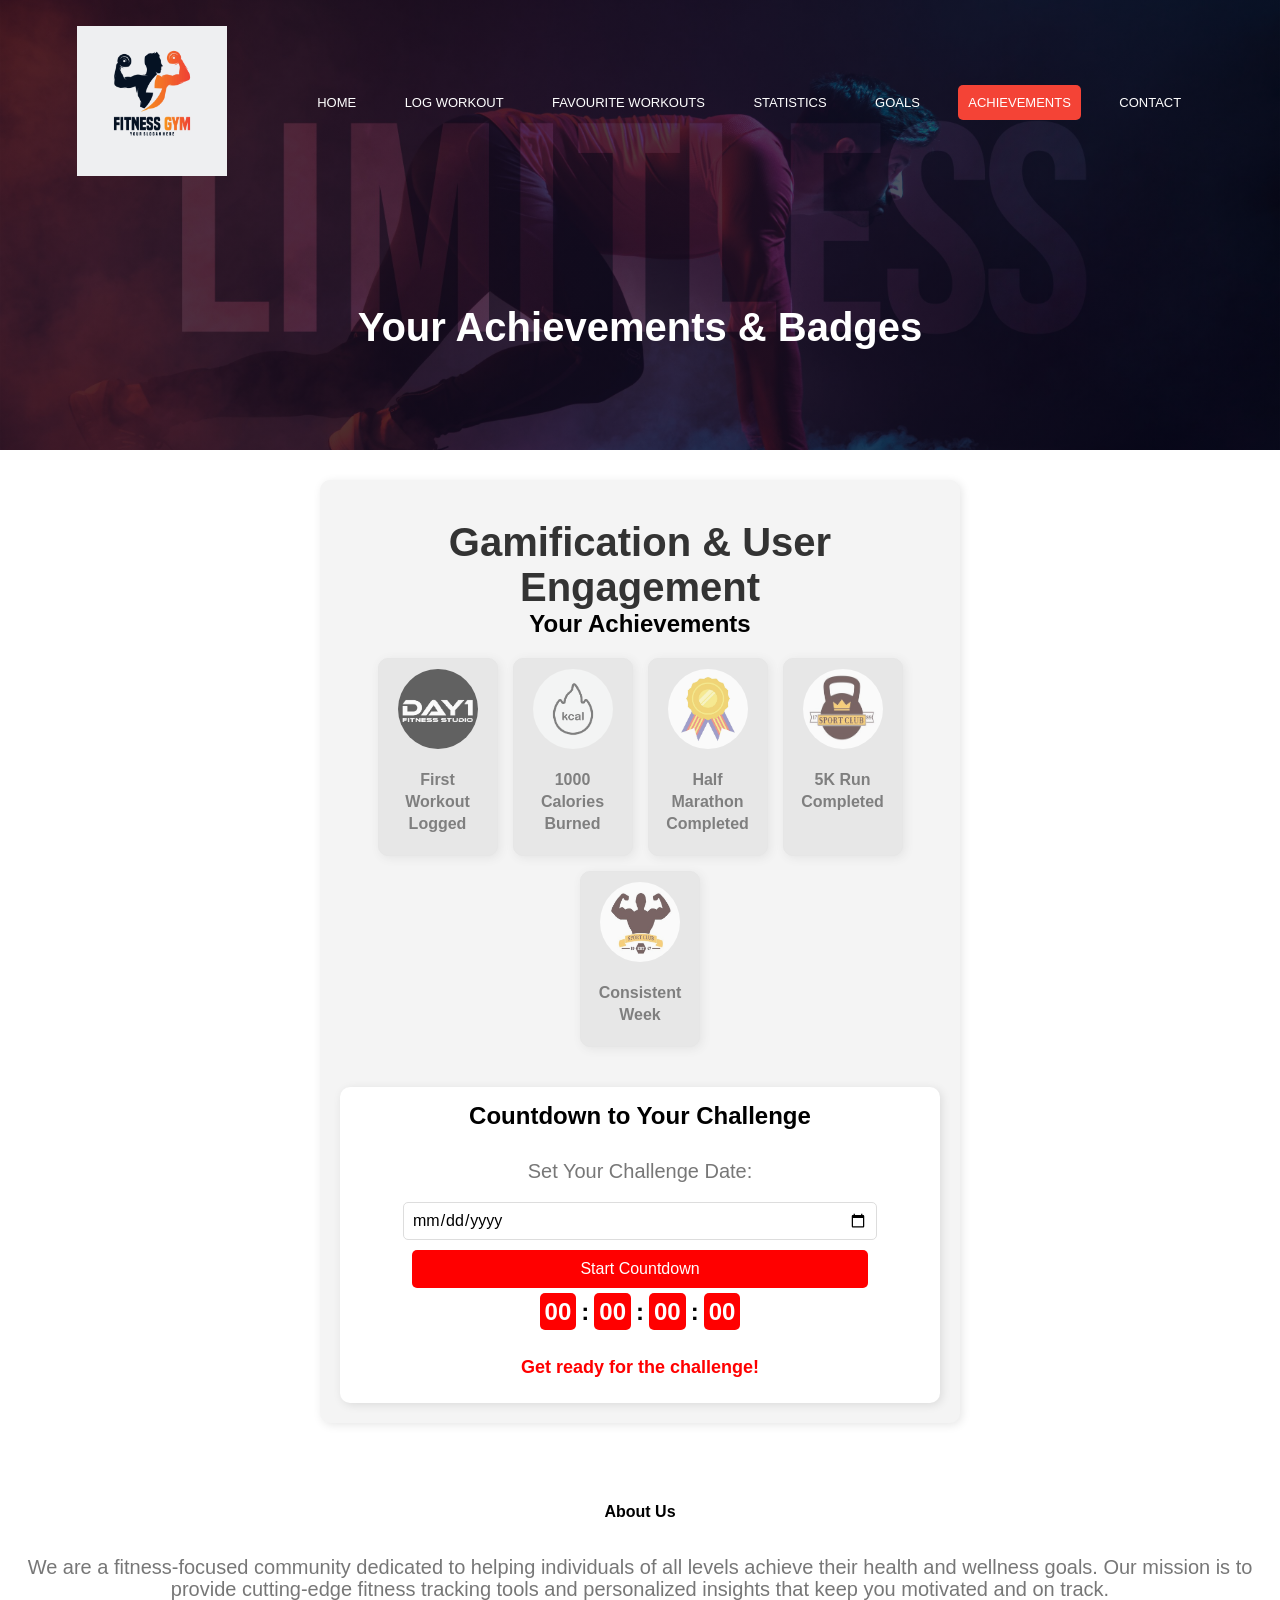
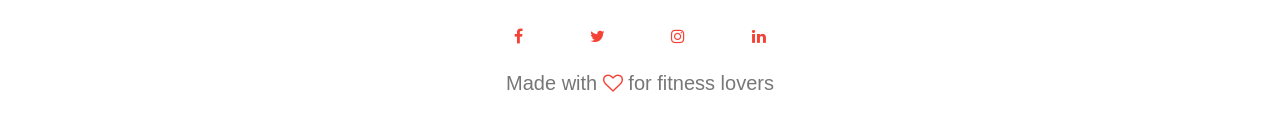
<file: achievements.html>
<!DOCTYPE html>
<html lang="en">
<head>
    <meta charset="UTF-8">
    <meta name="viewport" content="width=device-width, initial-scale=1.0">
    <title>Smart Fitness Tracker Web App - Achievements</title>
    <link rel="stylesheet" href="style.css">
    <link rel="stylesheet" href="https://cdnjs.cloudflare.com/ajax/libs/font-awesome/4.7.0/css/font-awesome.min.css">
</head>
<body>
        <!-- Navigation Bar -->
    <section class="sub-header">
        <nav>
            <a href="index.html"><img src="Images/logo.jpg" alt="Fitness Logo"></a>
            <div class="nav-links" id="navLinks">
                                <!-- Close Menu Icon -->
                <i class="fa fa-close" onclick="hideMenu()"></i>
                <ul>
                    <li><a href="index.html">HOME</a></li>
                    <li><a href="log.html">LOG WORKOUT</a></li>
                    <li><a href="favourite.html">FAVOURITE WORKOUTS</a></li>
                    <li><a href="statistics.html">STATISTICS</a></li>
                    <li><a href="goals.html">GOALS</a></li>
                    <li><a href="achievements.html" class="active">ACHIEVEMENTS</a></li>
                    <li><a href="contact.html">CONTACT</a></li>
                </ul>
            </div>
                        <!-- Mobile Menu Icon -->
            <i class="fa fa-navicon" onclick="showMenu()"></i>
        </nav>
        <h1>Your Achievements & Badges</h1>
    </section>

    <div class="containerachieve">
        <h1 class="h1achieve">Gamification & User Engagement</h1>

        <!-- Achievements Section -->
        <div class="achievements">
            <h2>Your Achievements</h2>
            <div class="badge-container" id="badgeContainer">
                <div class="badge" data-achievement="First Workout Logged">
                    <img src="Images/day1.png" alt="First Workout">
                    <p>First Workout Logged</p>
                </div>
                <div class="badge" data-achievement="1000 Calories Burned">
                    <img src="Images/calories.jpg" alt="1000 Calories Burned">
                    <p>1000 Calories Burned</p>
                </div>
                <div class="badge" data-achievement="Half Marathon Completed">
                    <img src="Images/medal.jpg" alt="Half Marathon Completed">
                    <p>Half Marathon Completed</p>
                </div>
                <div class="badge" data-achievement="5K Run Completed">
                    <img src="Images/badge-2.jpg" alt="5K Run Completed">
                    <p>5K Run Completed</p>
                </div>
                <div class="badge" data-achievement="Consistent Week">
                    <img src="Images/badge-3.jpg" alt="Consistent Week">
                    <p>Consistent Week</p>
                </div>
            </div>
        </div>

        <!-- Countdown Timer for Challenges -->
        <div class="countdown-timer">
            <h2>Countdown to Your Challenge</h2>
            <p id="timerTitle">Set Your Challenge Date:</p>
            <input type="date" id="challengeDate">
            <button onclick="setChallenge()">Start Countdown</button>
            <div class="timer">
                <span id="days">00</span>:<span id="hours">00</span>:<span id="minutes">00</span>:<span id="seconds">00</span>
            </div>
            <p id="timerMessage">Get ready for the challenge!</p>
        </div>
    </div>

        <!-- Footer Section -->
    <section class="footer">
        <h4>About Us</h4>
        <p>We are a fitness-focused community dedicated to helping individuals of all levels achieve their 
        health and wellness goals. Our mission is to provide cutting-edge fitness tracking tools and personalized 
        insights that keep you motivated and on track.</p>
        <div class="icons">
            <i class="fa fa-facebook"></i>
            <i class="fa fa-twitter"></i>
            <i class="fa fa-instagram"></i>
            <i class="fa fa-linkedin"></i>
        </div>
        <p>Made with <i class="fa fa-heart-o"></i> for fitness lovers</p>
    </section>
    <!-- JavaScript File for Achievements Functionality -->
    <script src="achievements.js"></script>
</body>
</html>
</file>
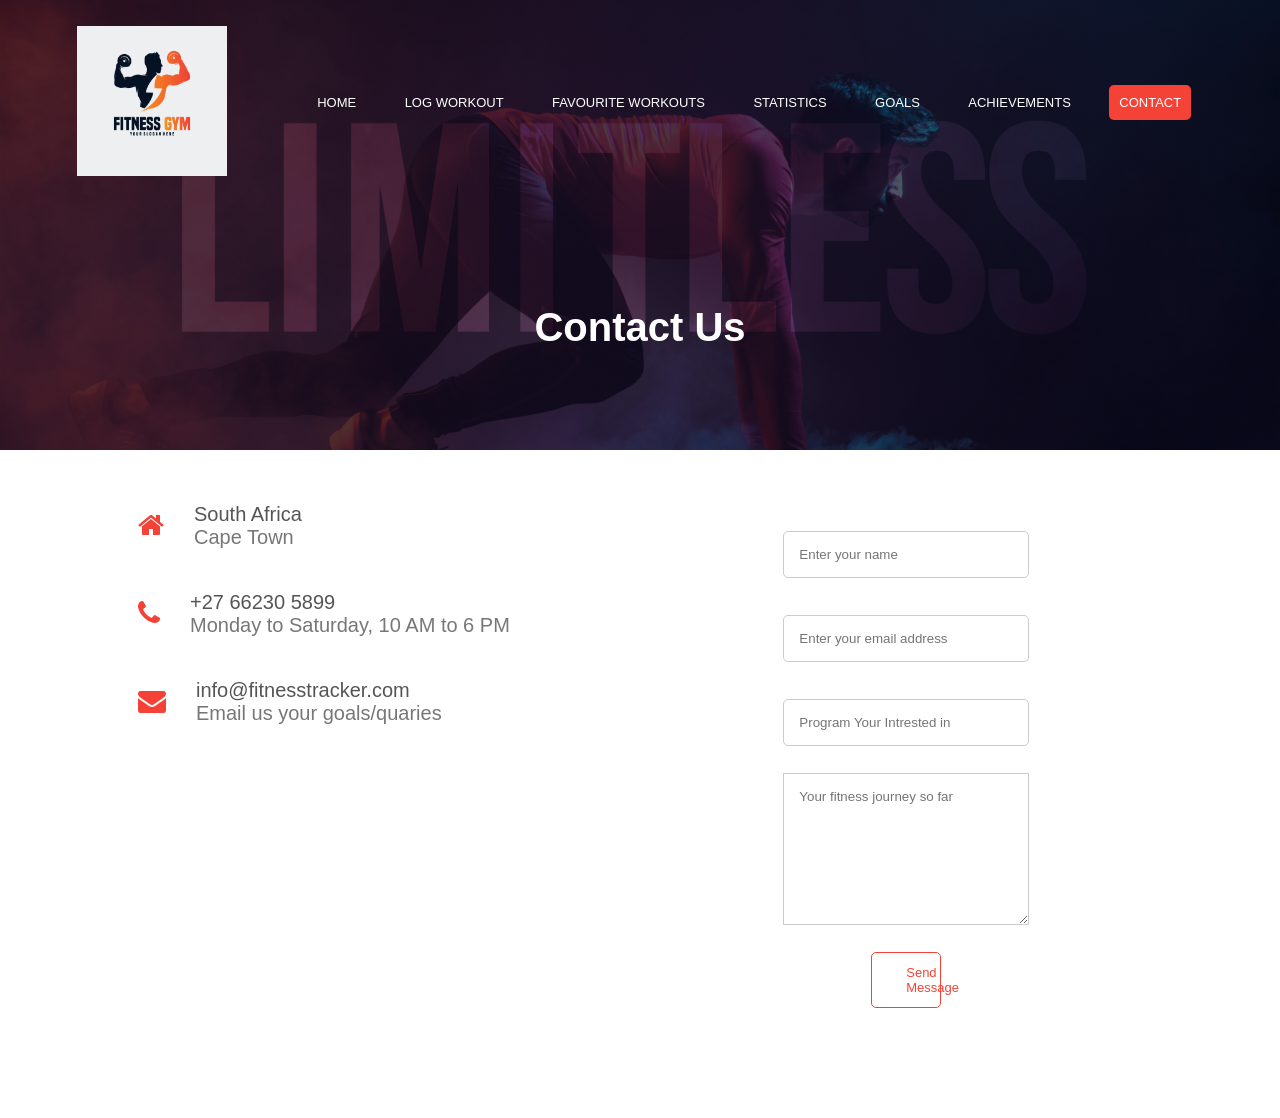
<file: contact.html>
<!DOCTYPE html>
<html lang="en">
<head>
    <meta charset="UTF-8">
    <meta name="viewport" content="width=device-width, initial-scale=1.0">
    <title>Smart Fitness Tracker Web App</title>
    <link rel="stylesheet" href="style.css">
    <link rel="stylesheet" href="https://cdnjs.cloudflare.com/ajax/libs/font-awesome/4.7.0/css/font-awesome.min.css">
</head>
<body>
        <!-- Navigation Section -->
    <section class="sub-header">
        
        <nav>
            <a href="index.html"><img src="Images/logo.jpg" alt="Fitness Logo"></a>
            <div class="nav-links" id="navLinks">
                                <!-- Close Menu Icon -->
                <i class="fa fa-close" onclick="hideMenu()"></i>
                <ul>
                    <li><a href="index.html">HOME</a></li>
                    <li><a href="log.html">LOG WORKOUT</a></li>
                    <li><a href="favourite.html">FAVOURITE WORKOUTS</a></li>
                    <li><a href="statistics.html">STATISTICS</a></li>
                    <li><a href="goals.html">GOALS</a></li>
                    <li><a href="achievements.html">ACHIEVEMENTS</a></li>
                    <li><a href="contact.html" class="active">CONTACT</a></li>
                </ul>
            </div>
                        <!-- Mobile Menu Icon -->
            <i class="fa fa-navicon" onclick="showMenu()"></i>
        </nav>
        <h1>Contact Us</h1>
    </section>

    <!-- Contact Information Section -->
    <section class="contact-us">
        <div class="row">
            <!-- Contact Details -->
            <div class="contact-col">
                <div class="contact-info">
                    <i class="fa fa-home"></i>
                    <span>
                        <h5>South Africa</h5>
                        <p>Cape Town</p>
                    </span>
                </div>
                <div class="contact-info">
                    <i class="fa fa-phone"></i>
                    <span>
                        <h5>+27 66230 5899</h5>
                        <p>Monday to Saturday, 10 AM to 6 PM</p>
                    </span>
                </div>
                <div class="contact-info">
                    <i class="fa fa-envelope"></i>
                    <span>
                        <h5>info@fitnesstracker.com</h5>
                        <p>Email us your goals/quaries</p>
                    </span>
                </div>
            </div>
            <!-- Contact Form -->
            <div class="contact-col">
                <form action="">
                    <input type="text" placeholder="Enter your name" required>
                    <input type="email" placeholder="Enter your email address" required>
                    <input type="text" placeholder="Program Your Intrested in" required>
                    <textarea rows="8" placeholder="Your fitness journey so far" required></textarea>
                    <button type="submit" class="hero-btn red-btn">Send Message</button>
                </form>
            </div>
        </div>
    </section>

    <section class="footer">
        <h
</file>
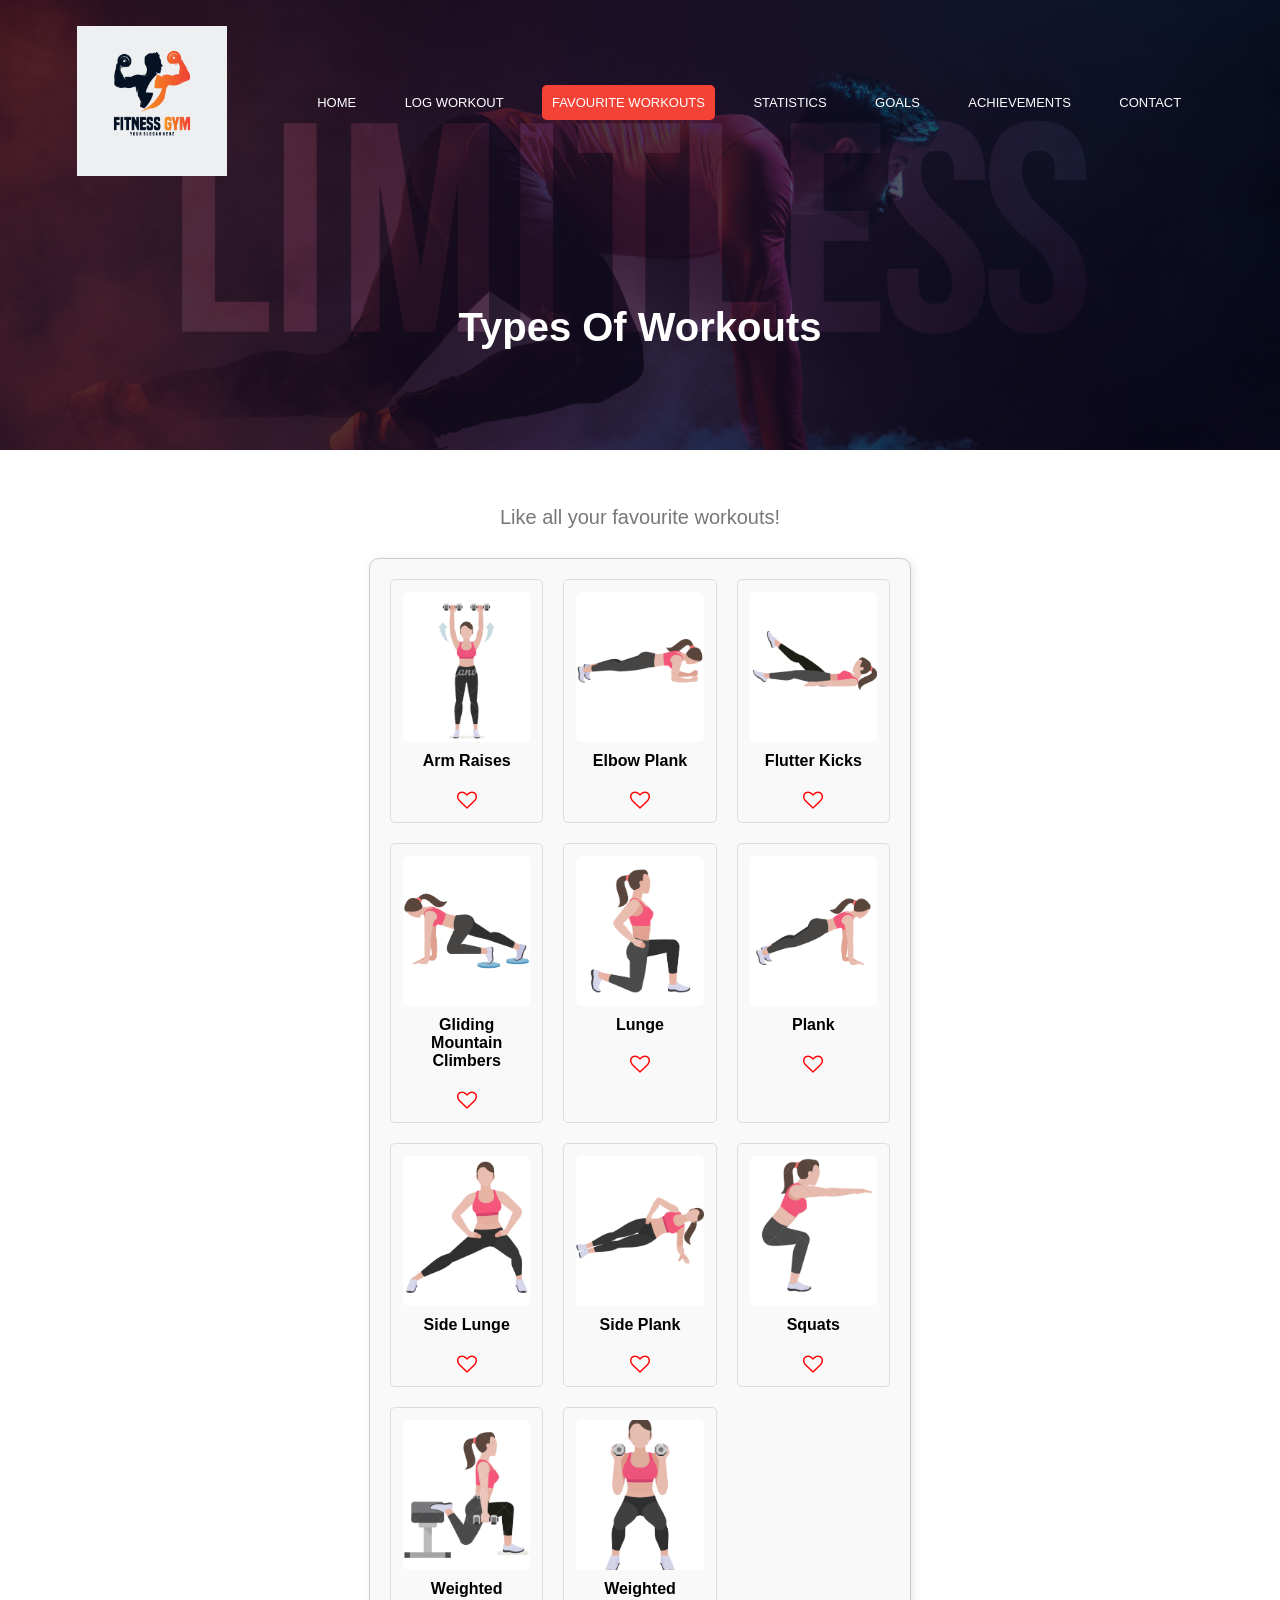
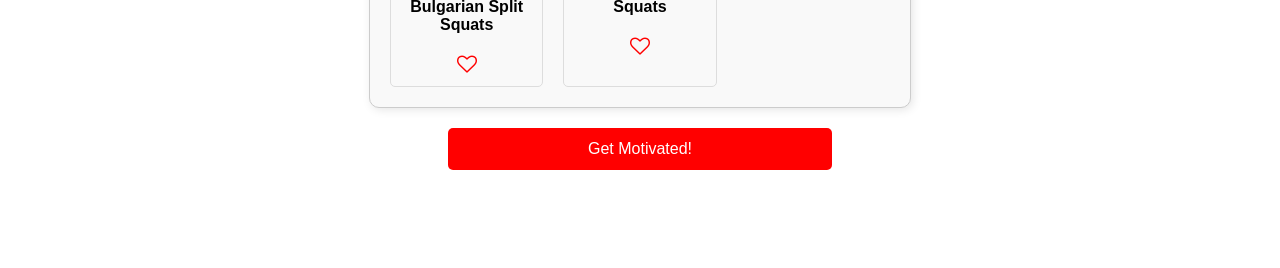
<file: favourite.html>
<!DOCTYPE html>
<html lang="en">
<head>
    <meta charset="UTF-8">
    <meta name="viewport" content="width=device-width, initial-scale=1.0">
    <title>Smart Fitness Tracker Web App</title>
    <link rel="stylesheet" href="style.css">
    <link rel="stylesheet" href="https://cdnjs.cloudflare.com/ajax/libs/font-awesome/4.7.0/css/font-awesome.min.css">
</head>
<body>
            <!-- Navigation Section -->
    <section class="sub-header">
        <nav>
            <a href="index.html"><img src="Images/logo.jpg" alt="Fitness Logo"></a>
            <div class="nav-links" id="navLinks">
                                <!-- Close Menu Icon -->
                <i class="fa fa-close" onclick="hideMenu()"></i>
                <ul>
                    <li><a href="index.html">HOME</a></li>
                    <li><a href="log.html">LOG WORKOUT</a></li>
                    <li><a href="favourite.html" class="active">FAVOURITE WORKOUTS</a></li>
                    <li><a href="statistics.html">STATISTICS</a></li>
                    <li><a href="goals.html">GOALS</a></li>
                    <li><a href="achievements.html">ACHIEVEMENTS</a></li>
                    <li><a href="contact.html">CONTACT</a></li>
                </ul>
            </div>
            <!-- Mobile Menu Icon -->
            <i class="fa fa-navicon" onclick="showMenu()"></i>
        </nav>
        <h1>Types Of Workouts</h1>
    </section>
        <!-- Favourite Workouts Section -->
        <section class="workout-type">
            <p>Like all your favourite workouts!</p>
          <!-- Container for dynamically added workout items -->
            <div class="workout-list" id="workoutList">
            </div>
                    <!-- Motivation Button and Message -->
            <button id="motivationButton">Get Motivated!</button>
            <p id="motivationMessage"></p>
        </section>
    
            <!-- Link to JavaScript file for functionality -->
    <script src="favourite.js"></script>
</body>
</html>
</file>
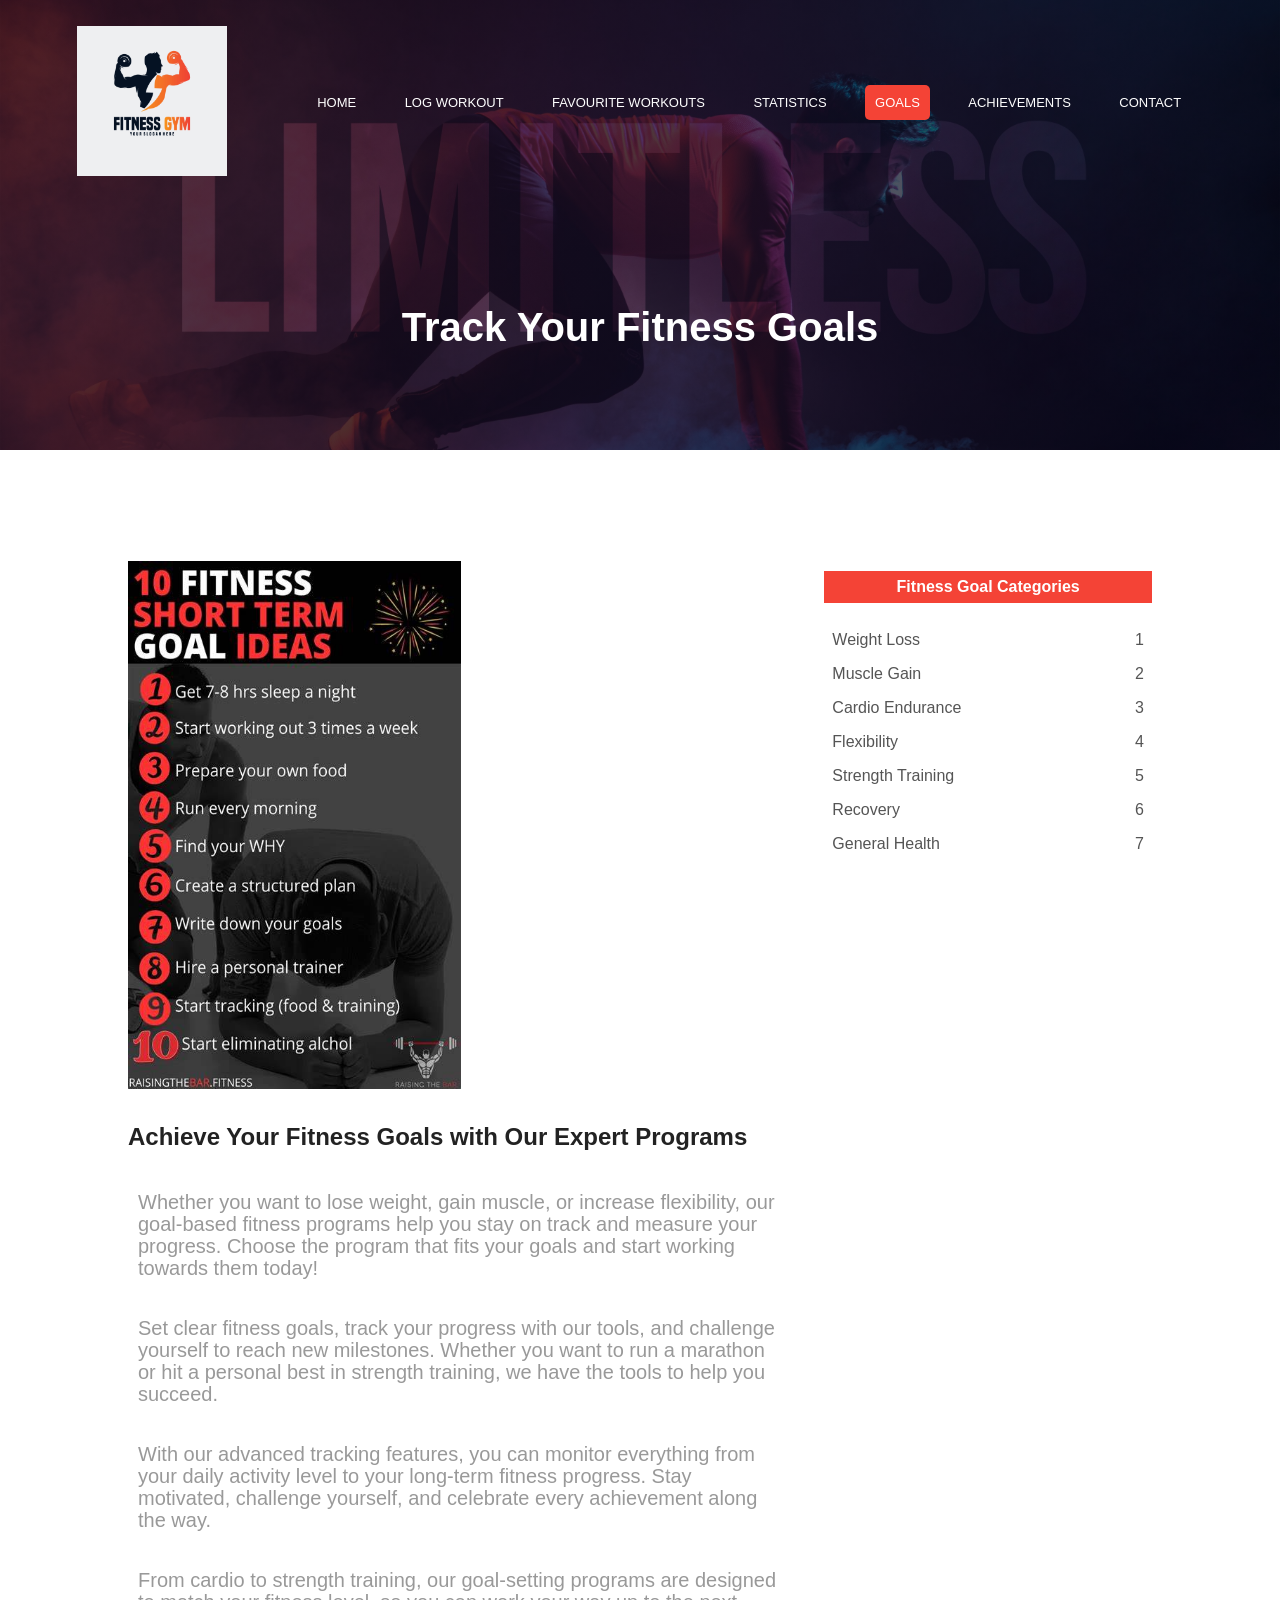
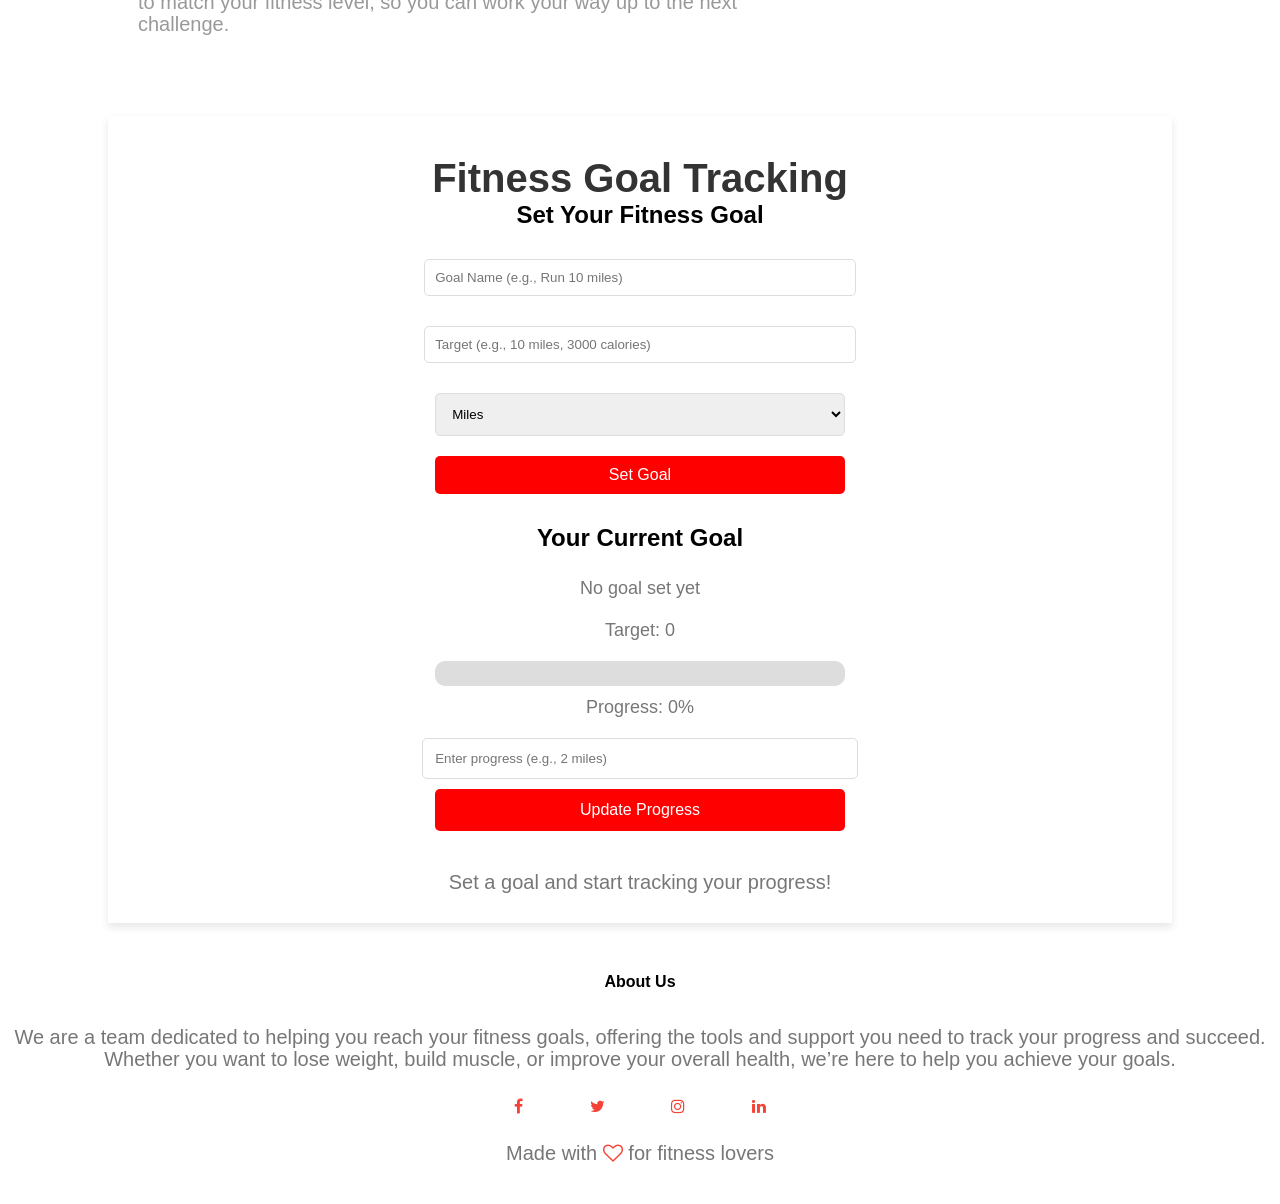
<file: goals.html>
<!DOCTYPE html>
<html lang="en">
<head>
    <meta charset="UTF-8">
    <meta name="viewport" content="width=device-width, initial-scale=1.0">
    <title>Smart Fitness Tracker Web App - Fitness Goals</title>
    <link rel="stylesheet" href="style.css">
    <link rel="stylesheet" href="https://cdnjs.cloudflare.com/ajax/libs/font-awesome/4.7.0/css/font-awesome.min.css">
</head>
<body>
    <section class="sub-header">
        <nav>
            <a href="index.html"><img src="Images/logo.jpg" alt="Fitness Logo"></a>
            <div class="nav-links" id="navLinks">
                <!-- Close menu button for mobile navigation -->
                <i class="fa fa-close" onclick="hideMenu()"></i>
                <ul>
                    <li><a href="index.html">HOME</a></li>
                    <li><a href="log.html">LOG WORKOUT</a></li>
                    <li><a href="favourite.html">FAVOURITE WORKOUTS</a></li>
                    <li><a href="statistics.html">STATISTICS</a></li>
                    <li><a href="goals.html" class="active">GOALS</a></li>
                    <li><a href="achievements.html">ACHIEVEMENTS</a></li>
                    <li><a href="contact.html">CONTACT</a></li>
                </ul>
            </div>
            <!-- Menu icon for mobile view -->
            <i class="fa fa-navicon" onclick="showMenu()"></i>
        </nav>
        <h1>Track Your Fitness Goals</h1>
    </section>
    
    <section class="blog-content">
        <div class="row">
            <div class="blog-left">
                <img src="Images/fitnessgoal.jpg" alt="">
                <h2>Achieve Your Fitness Goals with Our Expert Programs</h2>
                <p>Whether you want to lose weight, gain muscle, or increase flexibility, our goal-based fitness programs help you stay on track and measure your progress. Choose the program that fits your goals and start working towards them today!</p>
                <br>
                <p>Set clear fitness goals, track your progress with our tools, and challenge yourself to reach new milestones. Whether you want to run a marathon or hit a personal best in strength training, we have the tools to help you succeed.</p>
                <br>
                <p>With our advanced tracking features, you can monitor everything from your daily activity level to your long-term fitness progress. Stay motivated, challenge yourself, and celebrate every achievement along the way.</p>
                <br>
                <p>From cardio to strength training, our goal-setting programs are designed to match your fitness level, so you can work your way up to the next challenge.</p>
            </div>
            <div class="blog-right">
                <h3>Fitness Goal Categories</h3><!-- List of goal categories -->
                <div><span>Weight Loss</span><span>1</span></div>
                <div><span>Muscle Gain</span><span>2</span></div>
                <div><span>Cardio Endurance</span><span>3</span></div>
                <div><span>Flexibility</span><span>4</span></div>
                <div><span>Strength Training</span><span>5</span></div>
                <div><span>Recovery</span><span>6</span></div>
                <div><span>General Health</span><span>7</span></div>
            </div>
        </div>
    </section>

    <div class="containergoal">
        <h1 class="h1goal">Fitness Goal Tracking</h1>

        <div class="goal-setting">
            <h2>Set Your Fitness Goal</h2>
            <form id="goalForm">
                <input type="text" id="goalName" placeholder="Goal Name (e.g., Run 10 miles)" required>
                <input type="number" id="goalTarget" placeholder="Target (e.g., 10 miles, 3000 calories)" required>
                <!-- Dropdown for goal unit -->
                <select id="goalUnit">
                    <option value="miles">Miles</option>
                    <option value="calories">Calories</option>
                </select>
                <button type="submit">Set Goal</button>
            </form>
        </div>

        <div class="goal-progress">
            <h2>Your Current Goal</h2> <!-- Displays current goal details -->
            <div class="goal-info">
                <p id="goalDisplayName">No goal set yet</p><!-- Shows current goal name -->
                <p id="goalDisplayTarget">Target: 0</p> <!-- Shows target amount -->
                <div class="progress-bar-container"> 
                    <div id="progress" class="progress"></div><!-- Progress bar -->
                </div>
                <p id="goalProgressText">Progress: 0%</p><!-- Shows progress percentage -->
            </div>

            
            <div class="progress-update">
                <input type="number" id="progressInput" placeholder="Enter progress (e.g., 2 miles)">
                <button onclick="updateProgress()">Update Progress</button>
            </div>
        </div>

        <div class="motivational-message">
            <p id="message">Keep going, you're doing great!</p><!-- Encouraging message -->
        </div>
    </div>
<!-- Footer -->
    <section class="footer">
        <!-- About us section -->
        <h4>About Us</h4>
        <p>We are a team dedicated to helping you reach your fitness goals, offering the tools and support you need to track your progress and succeed. Whether you want to lose weight, build muscle, or improve your overall health, we’re here to help you achieve your goals.</p>
        <div class="icons">
            <i class="fa fa-facebook"></i>
            <i class="fa fa-twitter"></i>
            <i class="fa fa-instagram"></i>
            <i class="fa fa-linkedin"></i>
        </div>
        <p>Made with <i class="fa fa-heart-o"></i> for fitness lovers</p>
    </section>
<!-- Link to JavaScript file -->
    <script src="goal.js"></script>
</body>
</html>
</file>
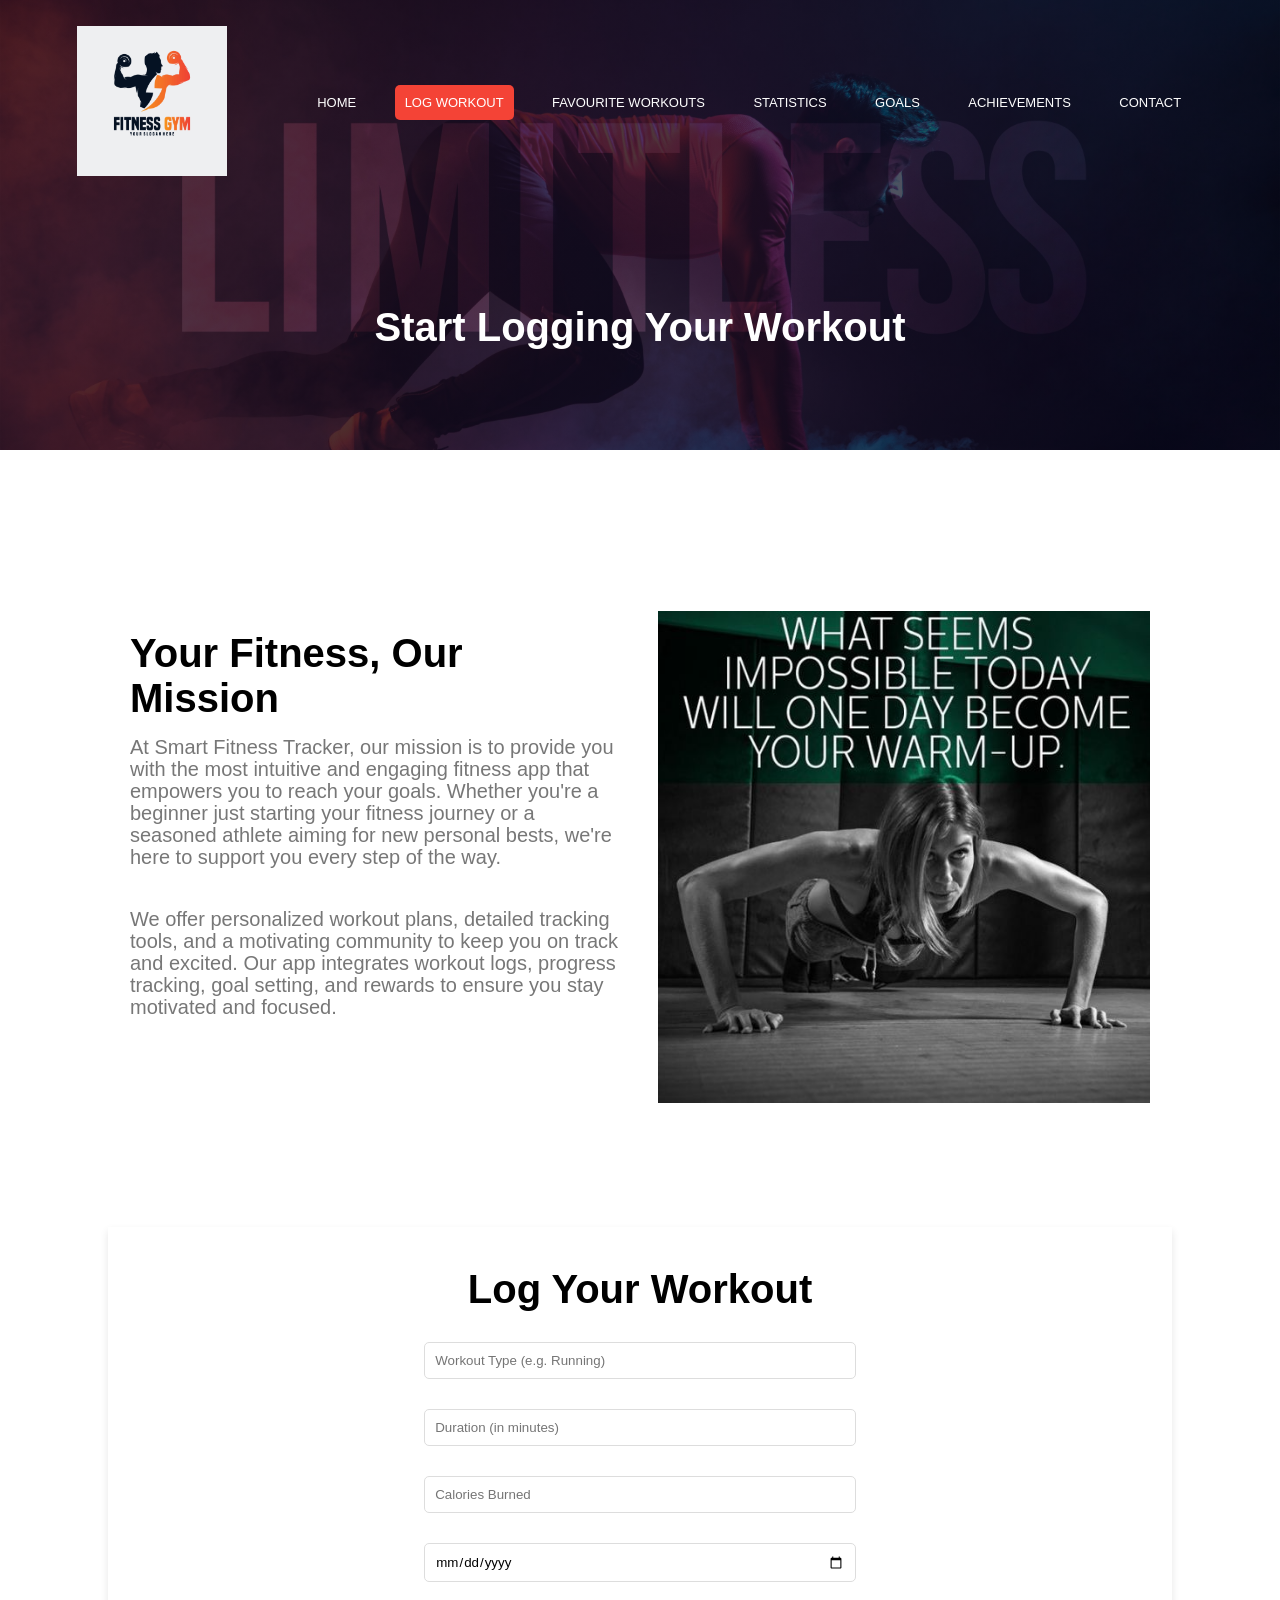
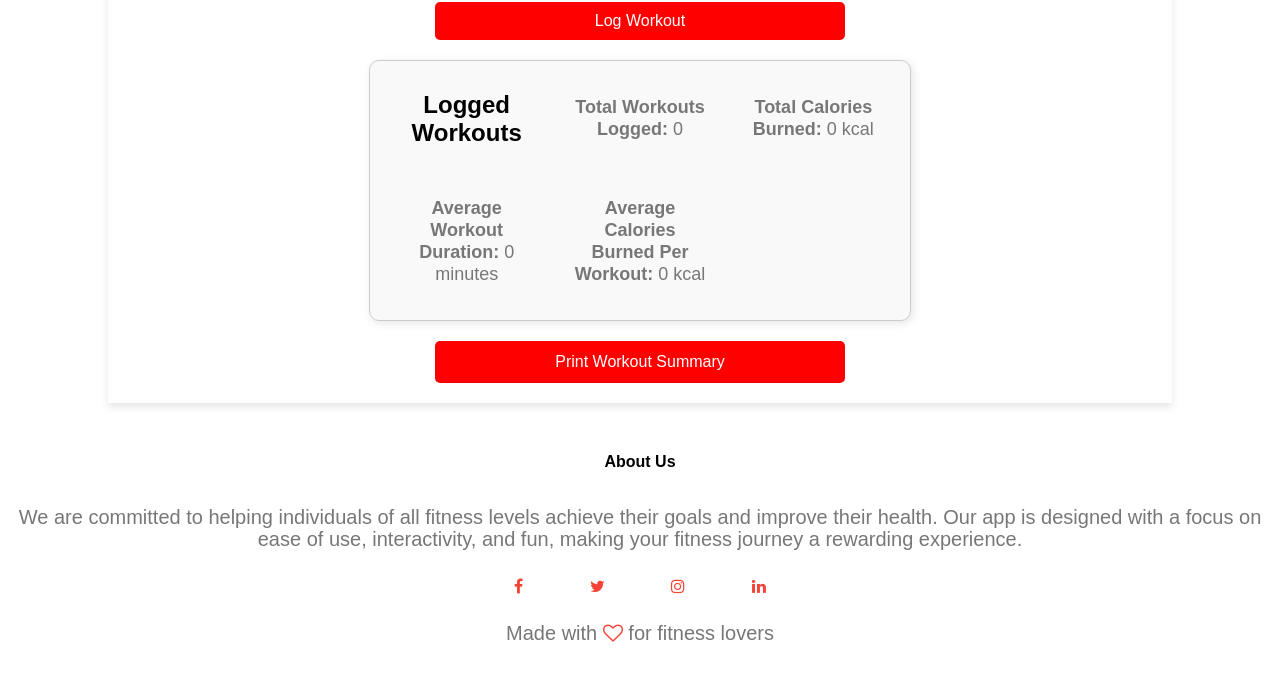
<file: log.html>
<!DOCTYPE html>
<html lang="en">
<head>
    <meta charset="UTF-8">
    <meta name="viewport" content="width=device-width, initial-scale=1.0">
    <title>Smart Fitness Tracker Web App</title>
    <link rel="stylesheet" href="style.css">
    <link rel="stylesheet" href="https://cdnjs.cloudflare.com/ajax/libs/font-awesome/4.7.0/css/font-awesome.min.css">
    <script src="log.js"></script>
</head>
<body>
        <!-- Navigation Section -->
    <section class="sub-header">
        <nav>
            <a href="index.html"><img src="Images/logo.jpg" alt="Fitness Logo"></a>
            <div class="nav-links" id="navLinks">
                                <!-- Close menu button for mobile navigation -->
                <i class="fa fa-close" onclick="hideMenu()"></i>
                <ul>
                    <li><a href="index.html">HOME</a></li>
                    <li><a href="log.html" class="active">LOG WORKOUT</a></li>
                    <li><a href="favourite.html">FAVOURITE WORKOUTS</a></li>
                    <li><a href="statistics.html">STATISTICS</a></li>
                    <li><a href="goals.html">GOALS</a></li>
                    <li><a href="achievements.html">ACHIEVEMENTS</a></li>
                    <li><a href="contact.html">CONTACT</a></li>
                </ul>
            </div>
                        <!-- Menu icon for mobile view -->
            <i class="fa fa-navicon" onclick="showMenu()"></i>
        </nav>
        <h1>Start Logging Your Workout</h1>
    </section>

        <!-- About Section -->
    <section class="about-us">
        <div class="row">
            <div class="about-col">
                <h1>Your Fitness, Our Mission</h1>
                <p>At Smart Fitness Tracker, our mission is to provide you with the most intuitive and engaging fitness app that empowers you to reach your goals. Whether you're a beginner just starting your fitness journey or a seasoned athlete aiming for new personal bests, we're here to support you every step of the way.</p>
                <p>We offer personalized workout plans, detailed tracking tools, and a motivating community to keep you on track and excited. Our app integrates workout logs, progress tracking, goal setting, and rewards to ensure you stay motivated and focused.</p>
            
            </div>
            <div class="about-col">
                <img src="Images/warmpup.png" alt="About Us Image">
            </div>
        </div>
    </section>
    <section>   

            <!-- Workout Logging Form -->
    <div class="containerlog">
        <h1 class="h1log">Log Your Workout</h1>

        <form id="workoutForm">
            <input type="text" id="workoutType" placeholder="Workout Type (e.g. Running)" required>
            <input type="number" id="duration" placeholder="Duration (in minutes)" required>
            <input type="number" id="calories" placeholder="Calories Burned" required>
            <input type="date" id="date" required>
            <button type="submit" class="log-workout-button">Log Workout</button>
        </form>

            <!-- Logged Workouts Display -->
        <div class="workout-list" id="workoutList">
            <h3>Logged Workouts</h3>
        </div>
                    <!-- Print Summary Button -->
        <div class="print">
            <button id="printSummaryButton" >Print Workout Summary</button>
        </div>
        

    </div>
    </section>

        <!-- Footer Section -->
    <section class="footer">
        <h4>About Us</h4>
        <p>We are committed to helping individuals of all fitness levels achieve their goals and improve their health. Our app is designed with a focus on ease of use, interactivity, and fun, making your fitness journey a rewarding experience.</p>
        <div class="icons">
            <i class="fa fa-facebook"></i>
            <i class="fa fa-twitter"></i>
            <i class="fa fa-instagram"></i>
            <i class="fa fa-linkedin"></i>
        </div>
        <p>Made with <i class="fa fa-heart-o"></i> for fitness lovers</p>
    </section>

        <!-- JavaScript for Navigation Menu Toggle -->
    <script>
        var navLinks = document.getElementById("navLinks");

        function showMenu(){
            navLinks.style.right = "0";
        }
        function hideMenu(){
            navLinks.style.right = "-200px";
        }
    </script>
</body>
</html>
</file>
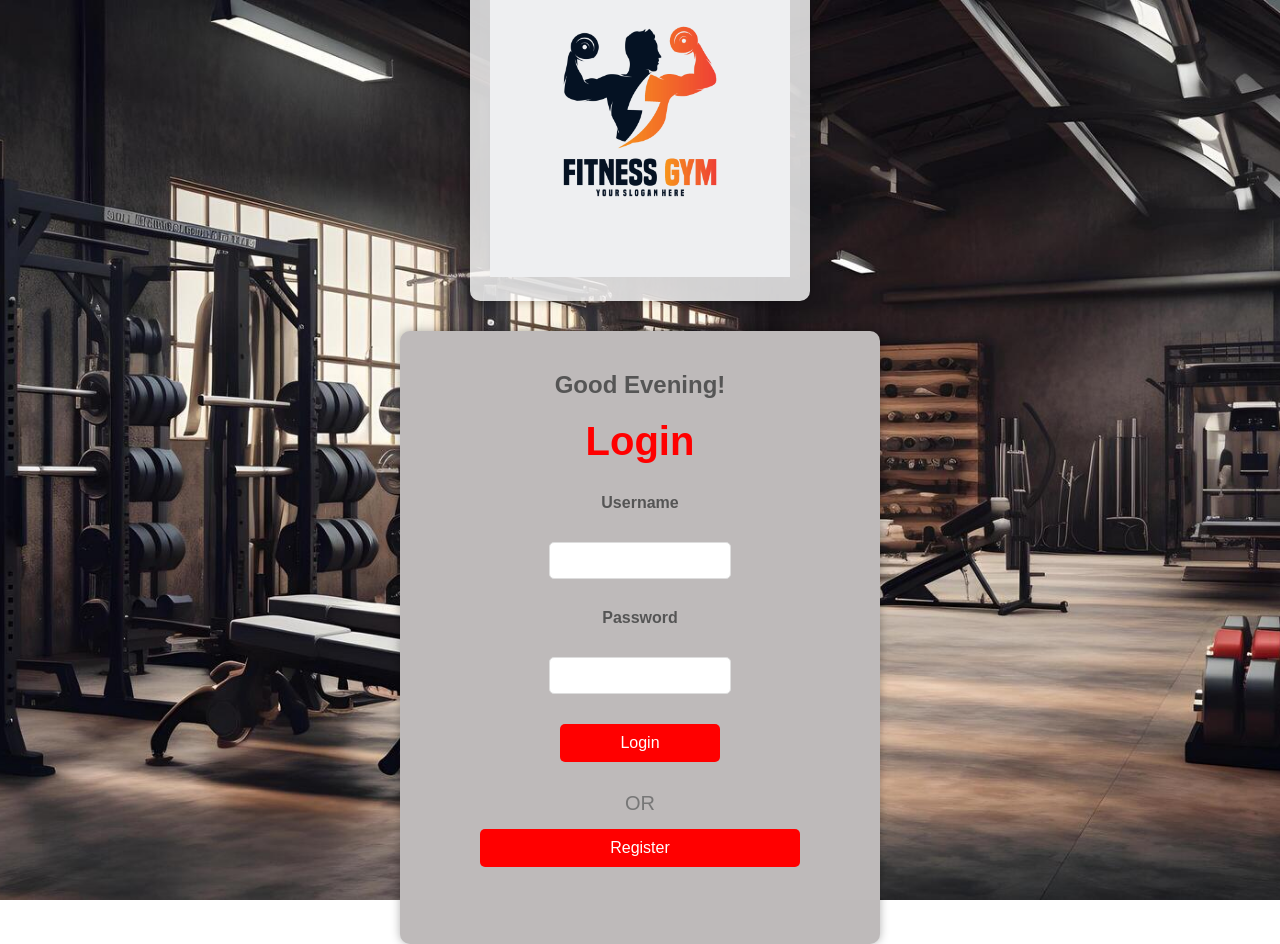
<file: Login_&_Registration.html>
<!DOCTYPE html>
<html lang="en">
<head>
    <meta charset="UTF-8">
    <meta name="viewport" content="width=device-width, initial-scale=1.0">
    <title>Fitness Gym</title>
    <link rel="stylesheet" href="style.css">

</head>
<body id="LogIn">
    <div class="logo-container">
        <img src="Images/logo.jpg" alt="Gym Logo">
    </div>

    <div class="auth-container" id="authContainer">
        <!-- Login Form -->
        <div id="loginForm">
            <h1>Login</h1>
            <form onsubmit="event.preventDefault(); login();">
                <label for="loginUsername">Username</label>
                <input type="text" id="loginUsername" name="username" required>
                
                <label for="loginPassword">Password</label>
                <input type="password" id="loginPassword" name="password" required>
                
                <button type="submit">Login</button>
            </form>
            <p>OR</p>
            <button class="RegBut" onclick="showRegister()">Register</button>
            <div class="message" id="loginMessage"></div>
        </div>

        <!-- Registration Form -->
        <div id="registerForm" style="display: none;">
            <h1>Register</h1>
            <form onsubmit="event.preventDefault(); register();">
                <label for="regUsername">Username</label>
                <input type="text" id="regUsername" name="username" required>
                
                <label for="regEmail">Email</label>
                <input type="email" id="regEmail" name="email" required>
                
                <label for="regPassword">Password</label>
                <input type="password" id="regPassword" name="password" required>
                
                <button type="submit">Register</button>
            </form>
            <div class="message" id="registerMessage"></div>
        </div>
    </div>

    <script src="Login_&_Registration.js"></script>
</body>
</html>
</file>
<file: style.css>
*{
    margin: 0;
    padding: 0;
    font-family: sans-serif;
    
}
.Header {
    background-image: 
    linear-gradient(rgba(4, 9, 30, 0.7), rgba(4, 9, 30, 0.7)),
    url(Images/gym\ warehouse.jpg);
    min-height: 100vh;
    min-width: 100%;
    background-position: center; 
    background-size: cover;
    position: relative;
   
}
nav{
    display: flex;
    padding: 2% 6%;
    justify-content: space-between;
    align-items: center;
}

nav img{
    width: 150px;
}
.nav-links{
    flex: 1;
    text-align: right;

}
.nav-links ul li{
    list-style: none;
    display: inline-block;
     padding: 8px 12px;
     position: relative;
    
}
.nav-links ul li a{
    color: #fff;
    text-decoration: none;
    font-size: 13px; 
    padding: 10px;
}

.nav-links ul li::after{
    content: '';
    width: 0%;
    height: 2px;
    background: #f44336;
    display: block;
    margin: auto;
    transition: 0.5s;
}
.nav-links ul li:hover::after{
    width: 100%;
}

.nav-links ul li a.active{
    color: #fff;
    background-color: #f44336;
    border-radius: 5px;  
}

.text-box{
    width: 90%;
    color: #fff;
    position: absolute;
    top: 50%;
    left: 50%;
    transform: translate(-50%,-50%);
    text-align: center;
}
.text-box h1{
    font-size: 62px;
}
.text-box p{
    margin: 10px 0 40px;
    font-size: 14px;
    color: #fff;
}

.hero-btn{
    display: inline-block;
    text-decoration: none;
    color: #fff;
    border: 1px solid #fff;
    padding: 12px 34px;
    font-size: 13px;
    background: transparent;
    position: relative;
    cursor: pointer;
    width: 10%;
}
.hero-btn:hover{
    border: 1px solid #f44336;
    background: #f44336;
    transition: 1s;
}
nav .fa{
    display: none;
}
@media(max-width: 700px){
    .text-box h1{
        font-size: 20px;
    }
    .nav-links ul li{
        display: block;
    }
    .nav-links{
        position: fixed;
        background:#f44336;
        height: 100hv;
        width: 200px;
        top: 0;
        right: -200px;
        text-align: left;
        z-index: 2;
        transition: 1s;

    }
    nav .fa{
        display: block;
        color: #fff;
        margin: 10px;
        font-size: 22px;
        cursor: pointer;
    }
    .nav-links ul{
        padding: 30px;

    }
}

.workout-plans{
    width: 80%;
    margin: auto;
    text-align: center;
    padding-top: 100px;
}

h1{
    font-size: 40px;
    font-weight: 600;
    margin-top: 20px;
}

p{
    color: #777;
    font-size: 20px;
    font-weight: 300;
    line-height: 22px;
    padding: 10px;
}

.row{
    margin-top: 5%;
    display: flex;
    justify-content: space-between;

}
.workout-journey{
    flex-basis: 31%;
    background: #fff3f3;
    border-radius: 10px;
    margin-bottom: 5%;
    padding: 20px 12px;
    box-sizing: border-box;
    transition: 0.5;

}
h3{
    text-align: center;
    font-weight: 600;
    margin: 10px 0;
}
.workout-journey:hover{
    box-shadow: 0 0 20px 0px rgba(0,0,0,0.2);
    
}
.workout-journey img{
    display: none;
    width: 100px;
    margin-top: 10px;
    margin-left: 38%;
}
.workout-journey:hover img{
    display: block;
}

@media(max-width: 700px){
    .row{
        flex-direction: column;
    }
}
 

.workout-cat{
    width: 80%;
    margin: auto;
    text-align: center;
    padding-top: 50px;
}

.workout-cat{
    flex-basis: 32%;
    border-radius: 10px;
    margin-bottom: 30px;
    position: relative;
    overflow: hidden;
}
.workout-cat img{
    width: 100%;
    height: 700px;
    object-fit: cover;
    display: block;
}
.layer{
    background: transparent;
    height: 100%;
    width: 100%;
    position: absolute;
    top: 0;
    left: 0;
    transition: 0.5s;
}
.layer:hover{
    background: rgba(226,0,0,0.7);

}
.layer h3{
    width: 100%;
    font-weight: 500;
    color: #fff;
    font-size: 26px;
    bottom: 0;
    left: 50%;
    transform: translateX(-50%);
    position: absolute;
    opacity: 0;
    transition: 0.5s;
}
.layer:hover h3{
    bottom: 49%;
    opacity: 1;
}


@media(max-width: 700px){
    .aligned{
        display:block;
    }
}

.workout-type{
    flex:auto;
    border-radius: 10px;
    margin-bottom: 3%;
    margin-left: 100px;
    margin-right: 100px;
    margin-top: 2%;
    width: 80% auto;
    text-align: center;
    padding-top: 50px;
    position: relative;
    overflow:auto;
}
.workout-type img{
    width: 70% auto;
    height: 300px;
    object-fit:cover;
    display:block;
}
.layers{
    background: transparent;
    height: 100%;
    width: 100%;
    position: absolute;
    top: 0;
    left: 0;
    transition: 0.5s;
    display: flex;
}
.layers:hover{
    background: rgba(226,0,0,0.7);

}
.layers h3{
    width: 100%;
    font-weight: 500;
    color: #fff;
    font-size: 26px;
    bottom: 0;
    left: 50%;
    transform: translateX(-50%);
    position: absolute;
    opacity: 0;
    transition: 0.5s;
}
.layers:hover h3{
    bottom: 49%;
    opacity: 1;
}


.features{
    width: 80%;
    margin: auto;
    text-align: center;
    padding-top: 100px;
}
.features-track{
    flex-basis: 31%;
    border-radius: 10px;
    margin-bottom: 5%;
    text-align: left;   
}
.features-track img{
    width: 100%;
    border-radius: 10px;
    height: 100%;
    object-fit: cover;
}
.features p{
    padding: 0;
}
.features h3{
    margin-top: 16px;
    margin-bottom: 15px;
    text-align: left;
}

.success{
    width: 80%;
    margin: auto;
    padding-top: 100px;
    text-align: center;
}
.success-stories{
    flex-basis: 44%;
    border-radius: 10px;
    margin-bottom: 5%;
    text-align: left;
    background: #fff3f3;
    padding: 25px;
    cursor: pointer;
    display: flex;
}
.success-stories img{
    height: 40px;
    margin-left: 5px;
    margin-right: 30px;
    border-radius: 50%;
}
.success-stories p{
    padding: 0;
}
.success-stories h3{
    margin-top: 15px;
    text-align: left;
}

.success-stories  .fa{
    color: #f44336;
}
@media(max-width: 700px){
    .success-stories img{
        margin-left: 0;
        margin-right: 15px;
    }
}

.cta{
    margin: 100px auto;
    width: 80%;
    background-image: linear-gradient(rgba(0,0,0,0.7),rgba(0,0,0,0.7)),
    url(Images/banner2.jpg);
    background-position: center;
    background-size: cover;
    border-radius: 10px;
    text-align: center;
    padding: 100px 0;
    
}
.cta h1{
    color: #fff;
    margin-bottom: 40px;
    padding: 0;
}
@media(max-width: 700px){
    .cta h1{
        font-size: 24px;
    }
}


.footer{
    width: 100%;
    text-align: center;
    padding: 30px 0;
}

.footer h4{
    margin-bottom: 25px;
    margin-top: 20px;
    font-weight: 600;
}
.icons .fa{
    color: #f44336;
    margin: 0 13px;
    cursor: pointer;
    padding: 18px;
}
.fa-heart-o{
    color: #f44336;
}

.sub-header {
    height: 50vh;
    width: 100%;
    background-image: linear-gradient(rgba(4,9,30,0.7), rgba(4,9,30,0.7)), 
    url("Images/background.jpg");
    background-position: center;
    background-size: cover;
    text-align: center;
    color: #fff;
}
.sub-header h1{
    margin-top: 100px;
    margin-bottom: 50%;

}
.about-us{
    width: 80%;
    margin: auto;
    padding-top: 80px;
    padding-bottom: 50px;
}

.about-col{
    flex-basis: 48%;
    padding: 30px 2px;
}
.about-col img{
    width: 100%;

}
.about-col h1{
    padding-top: 0;
}
.about-col p{
    padding: 15px 0 25px;
}

.red-btn{
    border: 1px solid #f44336;
    background: transparent;
    color: #f44336;
}

.red-btn:hover{
    color: #fff;
}

/*blog-content*/

.blog-content{
    width: 80%;
    margin: auto;
    padding: 60px 0; 
}

.blog-left{
    flex-basis: 65%;
} 
.blog-left img{
    width: 50%;
    height: 50%;
}
.blog-left h2{
    color: #222;
    font-weight: 600;
    margin: 30px 0;
}
.blog-left p{
    color: #999;
    padding: left;
}

.blog-right {
    flex-basis: 32%;
}

.blog-right h3{
    background: #f44336;
    color: #fff;
    padding: 7px 0;
    font-size: 16px;
    margin-bottom: 20px;
}
.blog-right div{
    display: flex;
    align-items: center;
    justify-content: space-between;
    color: #555;
    padding: 8px;
    box-sizing: border-box;
}

.comment-box{
    border: 1px solid #ccc;
    margin: 50px;
    padding: 10px 20px;
}
.comment-box h3{
    text-align: left;
}
.comment-form input, .comment-form textarea{
     width: 100%;
     padding: 10px;
     margin: 15px 0;
     box-sizing: border-box;
     border: none;
     outline: none;
     background: #f0f0f0;
}

.comment-form button{
    margin: 10px 0;
}
.comment-form button:hover{
    button:hover{
        background-color: orangered;
        transition: 1s;
    }
    
}
@media(max-width: 700px){
    .sub-headerh1{
        font-size: 24px;
    }
}

.location{
    width: 80%;
    margin: auto;
    padding: 80px 0;
}

.location iframe{
    width: 100%;
}
.contact-us{
    width: 80%;
    margin: auto;
}
.contact-col{
    flex-basis: 48%;
    margin-bottom: 30px;
}
.contact-col div{
    display: flex;
    align-items: center;
    margin-bottom: 40px;
}
.contact-col div .fa{
    font-size: 28px;
    color: #f44336;
    margin: 10px;
    margin-right: 30px;
}
.contact-col div p{
    padding: 0;

}
.contact-col div h5{
    font-size: 20px;
    margin-bottom: px;
    color: #555;
    font-weight: 400;
}
.contact-col input, .contact-col textarea{
    width: 100%;
    padding: 15px;
    margin-bottom: 17px;
    outline: none;
    border: 1px solid #ccc;
    box-sizing: border-box  ;
}


/* This is where i began doing the workout container */
.containerlog {
    width: 80%;
    margin: 0 auto;
    padding: 20px;
    background-color: white;
    box-shadow: 0 4px 8px rgba(0, 0, 0, 0.1);
    margin-top: 40px;
}

.h1log {
    text-align: center;
}

form {
    display: flex;
    flex-direction: column;
    margin-bottom: 20px;
}

input, select {
    padding: 10px;
    margin: 10px 0;
    border: 1px solid #ddd;
    border-radius: 5px;
}

button {
    padding: 12px;
    background-color: red;
    border: none;
    color: white;
    font-size: 16px;
    cursor: pointer;
    border-radius: 5px;
}
button:hover{
    background-color: orangered;
    transition: 1s;
}
.log-workout-button{
    width: 80%;
}

.workout-list {
    margin-top: 30px;
    display: grid;
    grid-template-columns: repeat(3, 1fr); 
    gap: 20px;
    max-width: 1200px;
    margin: 0 auto;
    padding: 20px;
}

.workout-item {
    background-color: #f9f9f9;
    border: 1px solid #ddd;
    padding: 12px;
    margin: 0; 
    border-radius: 5px;
    text-align: center;
    display: flex;
    flex-direction: column;
    align-items: center;
    transition: transform 0.2s;
}

.workout-item:hover {
    transform: scale(1.05);
}

.workout-item span {
    font-weight: bold;
    margin: 10px 0;
}

.workout-item img {
    width: 100%;
    height: 150px;
    object-fit: cover;
    border-radius: 5px;
}

.workout-item .fa-heart, .workout-item .fa-heart-o {
    color: red;
    cursor: pointer;
    font-size: 20px;
    margin-top: 10px;
}

.workout-item .fa-heart-o:hover {
    color: red;
}

.workout-type {
    padding: 20px;
    text-align: center;
}

.workout-type h1 {
    margin-bottom: 10px;
}

.workout-type p {
    margin-bottom: 20px;
}


.containerstat {
    width: 80%;
    margin: 0 auto;
    padding: 20px;
    background-color: white;
    box-shadow: 0 4px 8px rgba(0, 0, 0, 0.1);
    margin-top: 40px;
}


.h1stat {
    text-align: center;
    color: #333;
}


.stats-summary {
    display: flex;
    justify-content: space-around;
    margin: 20px 0;
}

.stats-summary div {
    padding: 15px;
    background-color: #f9f9f9;
    border-radius: 5px;
    width: 30%;
    text-align: center;
}

.stats-summary h3 {
    color: #333;
}

.chart-container {
    margin: 30px 0;
    text-align: center;
}

.chart-container canvas {
    width: 100%;
    height: 400px;
}

form {
    display: flex;
    flex-direction: column;
    margin-top: 20px;
}

input, select {
    padding: 10px;
    margin: 10px 0;
    border: 1px solid #ddd;
    border-radius: 5px;
}

button {
    padding: 12px;
    background-color: red;
    border: none;
    color: white;
    font-size: 16px;
    cursor: pointer;
    border-radius: 5px;
}
button:hover{
    background-color: orangered;
    transition: 1s;
}



/* this is the goal section */

.containergoal {
    width: 80%;
    margin: 0 auto;
    padding: 20px;
    background-color: white;
    box-shadow: 0 4px 8px rgba(0, 0, 0, 0.1);
    margin-top: 40px;
}

.h1goal{
    text-align: center;
    color: #333;
}

/* Goal Setting Form Styles */
.goal-setting {
    margin-bottom: 30px;
}

.goal-setting h2 {
    text-align: center;
}

form {
    display: flex;
    flex-direction: column;
    margin-top: 20px;
    align-items: center;
}

input, select {
    padding: 12px;
    margin: 10px 0;
    width: 80%;
    border: 1px solid #ddd;
    border-radius: 5px;
}

button {
    padding: 12px 20px;
    background-color: red;
    border: none;
    color: white;
    font-size: 16px;
    cursor: pointer;
    border-radius: 5px;
    width: 80%;
}
button:hover{
    background-color: orangered;
    transition: 1s;
}

.goal-progress {
    text-align: center;
}

.goal-progress h2 {
    margin-bottom: 15px;
}

.goal-info p {
    font-size: 18px;
}

.progress-bar {
    background-color: #e0e0e0;
    width: 80%;
    height: 25px;
    margin: 20px auto;
    border-radius: 12px;
    overflow: hidden;
}

.progress {
    height: 100%;
    background-color: red;
    width: 0%; 
    transition: width 0.3s ease-in-out;
}


.motivational-message {
    text-align: center;
    margin-top: 30px;
    font-size: 18px;
    font-weight: bold;
    color: #28a745;
}

#motivationButton{
    max-width: 37%;
}


/* Achievement Section Styles */
.containerachieve {
    width: 80%;
    margin: 0 auto;
    padding: 20px;
    background-color: white;
    box-shadow: 0 4px 8px rgba(0, 0, 0, 0.1);
    margin-top: 40px;
}

.h1achieve {
    text-align: center;
    color: #333;
}

.achievements {
    margin-bottom: 40px;
}

.achievements h2 {
    text-align: center;
    margin-bottom: 20px;
}

.badge-container {
    display: flex;
    justify-content: center;
    gap: 20px;
    flex-wrap: wrap;
}

.badge {
    text-align: center;
    padding: 20px;
    border: 1px solid #ddd;
    border-radius: 12px;
    width: 150px; 
    box-sizing: border-box;
    transition: all 0.3s ease;
}

.badge.completed {
    background-color: #d4edda; 
    border-color: #28a745;
    box-shadow: 0 0 10px rgba(40, 167, 69, 0.5);
}

.badge:not(.completed) {
    background-color: #e0e0e0; 
    opacity: 0.6; 
}

.badge img {
    width: 80px;
    height: 80px;
    margin-bottom: 10px;
}

.badge p {
    font-size: 16px;
    font-weight: bold;
    color: #333;
}

.countdown-timer {
    text-align: center;
}

.countdown-timer h2 {
    margin-bottom: 20px;
}

.timer {
    font-size: 40px;
    font-weight: bold;
    display: inline-block;
    margin-bottom: 20px;
}

.timer span {
    padding: 5px;
    background-color: red;
    color: white;
    border-radius: 5px;
    margin: 0 5px;
}

#timerMessage {
    font-size: 18px;
    font-weight: bold;
    color: red;
    margin-top: 10px;
}

.workout-list {
    text-align: center; 
    margin: 20px auto;  
    max-width: 500px;   
    padding: 20px;
    border: 1px solid #ccc;
    border-radius: 10px;
    background-color: #f9f9f9;
    box-shadow: 2px 2px 10px rgba(0, 0, 0, 0.1);
}

.workout-list h3 {
    font-size: 24px;
    font-weight: bold;
    margin-bottom: 15px;
}

.workout-list p {
    font-size: 18px;
    margin: 5px 0;
}

.workout-list ul {
    list-style: none;  
    padding: 0;
}

.workout-list li {
    font-size: 16px;
    background-color: #e0e0e0;
    padding: 10px;
    margin: 5px 0;
    border-radius: 5px;
    text-align: center;
}



.progress-bar-container {
    display: flex;
    align-items: center;
    width: 40%;
    background-color: #ddd;
    border-radius: 10px;
    height: 25px;
    margin-top: 10px;
    margin-left: 30%;
    overflow: hidden;
}

.progress {
    height: 100%;
    width: 25%;
    max-width: 20%;
    background-color: #4caf50;
    text-align: center;
    line-height: 25px;
    color: white;
    border-radius: 10px;
    transition: width 0.5s ease-in-out; 
}

.progress-update{
    max-width: 50%;
    display:block;
    align-items: center;
    margin-left: 25%;
}

.containerachieve {
    max-width: 600px;
    margin: 30px auto;
    padding: 20px;
    background: #f4f4f4;
    text-align: center;
    border-radius: 10px;
    box-shadow: 2px 2px 10px rgba(0, 0, 0, 0.1);
}

.badge-container {
    display: flex;
    flex-wrap: wrap;
    justify-content: center;
    gap: 15px;
    margin-top: 20px;
}

.badge {
    display: flex;
    flex-direction: column;
    align-items: center;
    width: 120px;
    padding: 10px;
    background: white;
    border-radius: 10px;
    box-shadow: 2px 2px 10px rgba(0, 0, 0, 0.1);
}

.badge img {
    width: 80px;
    height: 80px;
    border-radius: 50%;
}

.countdown-timer {
    margin-top: 30px;
    padding: 15px;
    background: #fff;
    border-radius: 10px;
    box-shadow: 2px 2px 10px rgba(0, 0, 0, 0.1);
}

.timer {
    font-size: 24px;
    font-weight: bold;
    margin: 10px 0;
}

.countdown-timer input {
    padding: 8px;
    font-size: 16px;
}

.countdown-timer button {
    padding: 10px;
    font-size: 16px;
    background-color: red;
    color: white;
    border: none;
    border-radius: 5px;
    cursor: pointer;
}

.countdown-timer button:hover {
    background-color: orangered;
    transition: 1s;
}

.favorite-icon {
    font-size: 24px;
    color: gray;
    cursor: pointer;
    margin-left: 10px;
}

.favorite-icon.active {
    color: red;
}

.interactive-features {
    text-align: center;
    margin-top: 20px;
}

.interactive-features button {
    padding: 10px 15px;
    font-size: 16px;
    margin: 5px;
    background-color: #4caf50;
    color: white;
    border: none;
    border-radius: 5px;
    cursor: pointer;
}

.interactive-features button:hover {
    background-color: orangered;
    transition: 1s;
}

#reminderText {
    font-size: 18px;
    font-weight: bold;
    margin-top: 10px;
}

@keyframes dropIn {
    0% {
        opacity: 0;
        transform: translateY(-50px);
    }
    100% {
        opacity: 1;
        transform: translateY(0);
    }
}

@keyframes backgroundAnimation {
    0% { background-position: 0% 0%; }
    50% { background-position: 100% 100%; }
    100% { background-position: 0% 0%; }
}

#LogIn {
    margin: 0;
    font-family: Arial, sans-serif;
    background: url(Images/gym\ warehouse.jpg) no-repeat center center fixed;
    background-size: cover;
    background-attachment: fixed;
    background-position: center;
    animation: backgroundAnimation 30s ease infinite;
    display: flex;
    justify-content: center;
    align-items: center;
    height: 100vh;
    flex-direction: column;
}

.logo-container {
    background: rgba(255, 255, 255, 0.8);
    padding: 20px;
    border-radius: 10px;
    box-shadow: 0 0 10px rgba(0, 0, 0, 0.3);
    max-width: 300px;
    width: 100%;
    text-align: center;
    animation: dropIn 0.6s ease-out;
    margin-bottom: 30px;
}

.logo-container img {
    max-width: 100%;
    height: auto;
    transition: transform 0.3s ease;
}

.logo-container img:hover {
    transform: scale(1.05);
}

.auth-container {
    background: rgb(190, 186, 186);
    padding: 40px;
    border-radius: 10px;
    box-shadow: 0 0 10px rgba(0, 0, 0, 0.3);
    max-width: 400px;
    width: 100%;
    text-align: center;
    animation: dropIn 0.6s ease-out;
}

.auth-container h1 {
    color: red;
    margin-bottom: 30px;
}

.auth-container h2 {
    color: #555;
    margin-bottom: 20px;
}

.auth-container form {
    display: flex;
    flex-direction: column;
}

.auth-container label {
    color: #555;
    margin-bottom: 10px;
    font-weight: bold;
}

.auth-container input {
    padding: 10px;
    margin-bottom: 20px;
    border: 1px solid #ddd;
    border-radius: 5px;
}

.auth-container button {
    padding: 10px;
    border: none;
    border-radius: 5px;
    background: red;
    color: #fff;
    font-size: 16px;
    cursor: pointer;
    transition: background 0.3s ease, transform 0.3s ease;
}

.auth-container button:hover {
    background: orangered;
    transform: scale(1.05);
}

.RegBut {
    background-color: transparent;
    border-color: transparent;
    margin-bottom: 27px;
    margin-top: 5px;
}

.RegBut:hover {
    color: red;
    border-bottom: 3px solid red;
}

.message {
    color: #555;
    margin-top: 10px;
}

.chart-container {
    width: 100%;
    max-width: 550px;
    margin: 20px auto;
    padding: 15px;
    background: #f9f9f9;
    border-radius: 10px;
}

canvas {
    width: 100% !important;
    height: auto !important;
}

.stats-summary {
    display: flex;
    justify-content: space-around;
    width: 80%;
    margin: 20px auto;
    padding: 20px;
    background: #fff;
    border-radius: 10px;
    box-shadow: 0 0 10px rgba(0,0,0,0.1);
}

.stats-summary div {
    text-align: center;
}

.stats-summary h3 {
    margin-bottom: 10px;
    color: #333;
}

.stats-summary p {
    font-size: 24px;
    font-weight: bold;
    color: #c71212;
}

form {
    width: 50%;
    margin: 20px auto;
    display: flex;
    flex-direction: column;
    gap: 10px;
}

form input, form button {
    padding: 10px;
    border: 1px solid #ddd;
    border-radius: 5px;
}

form button {
    background: red;
    color: white;
    border: none;
    cursor: pointer;
}



.form button:hover{
     background-color: orangered;
    transition: 1s;
}

.print {
    display: flex;
    justify-content: center;
    align-items: center;
}

.print {
    display: flex;
    justify-content: center;
    align-items: center; 
    max-width: 50%;
    margin-left: 25%;
}
</file>
